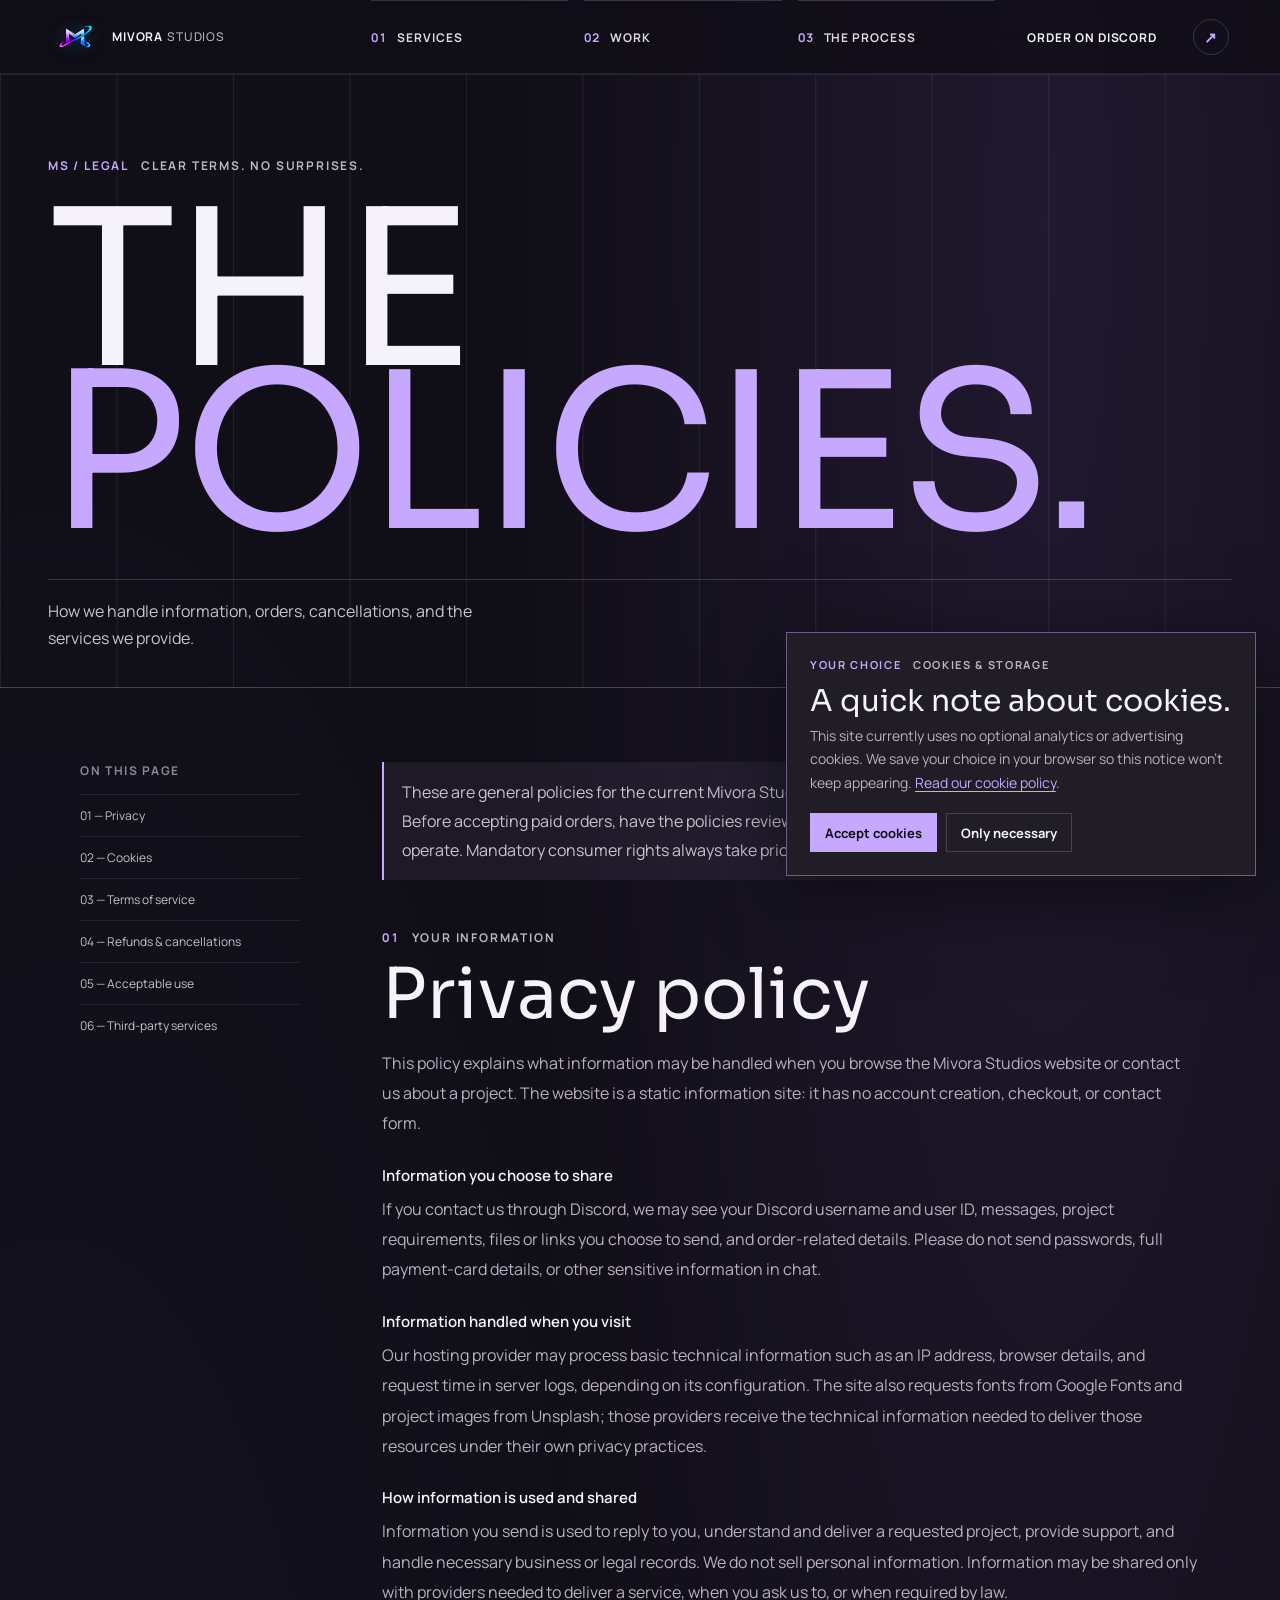
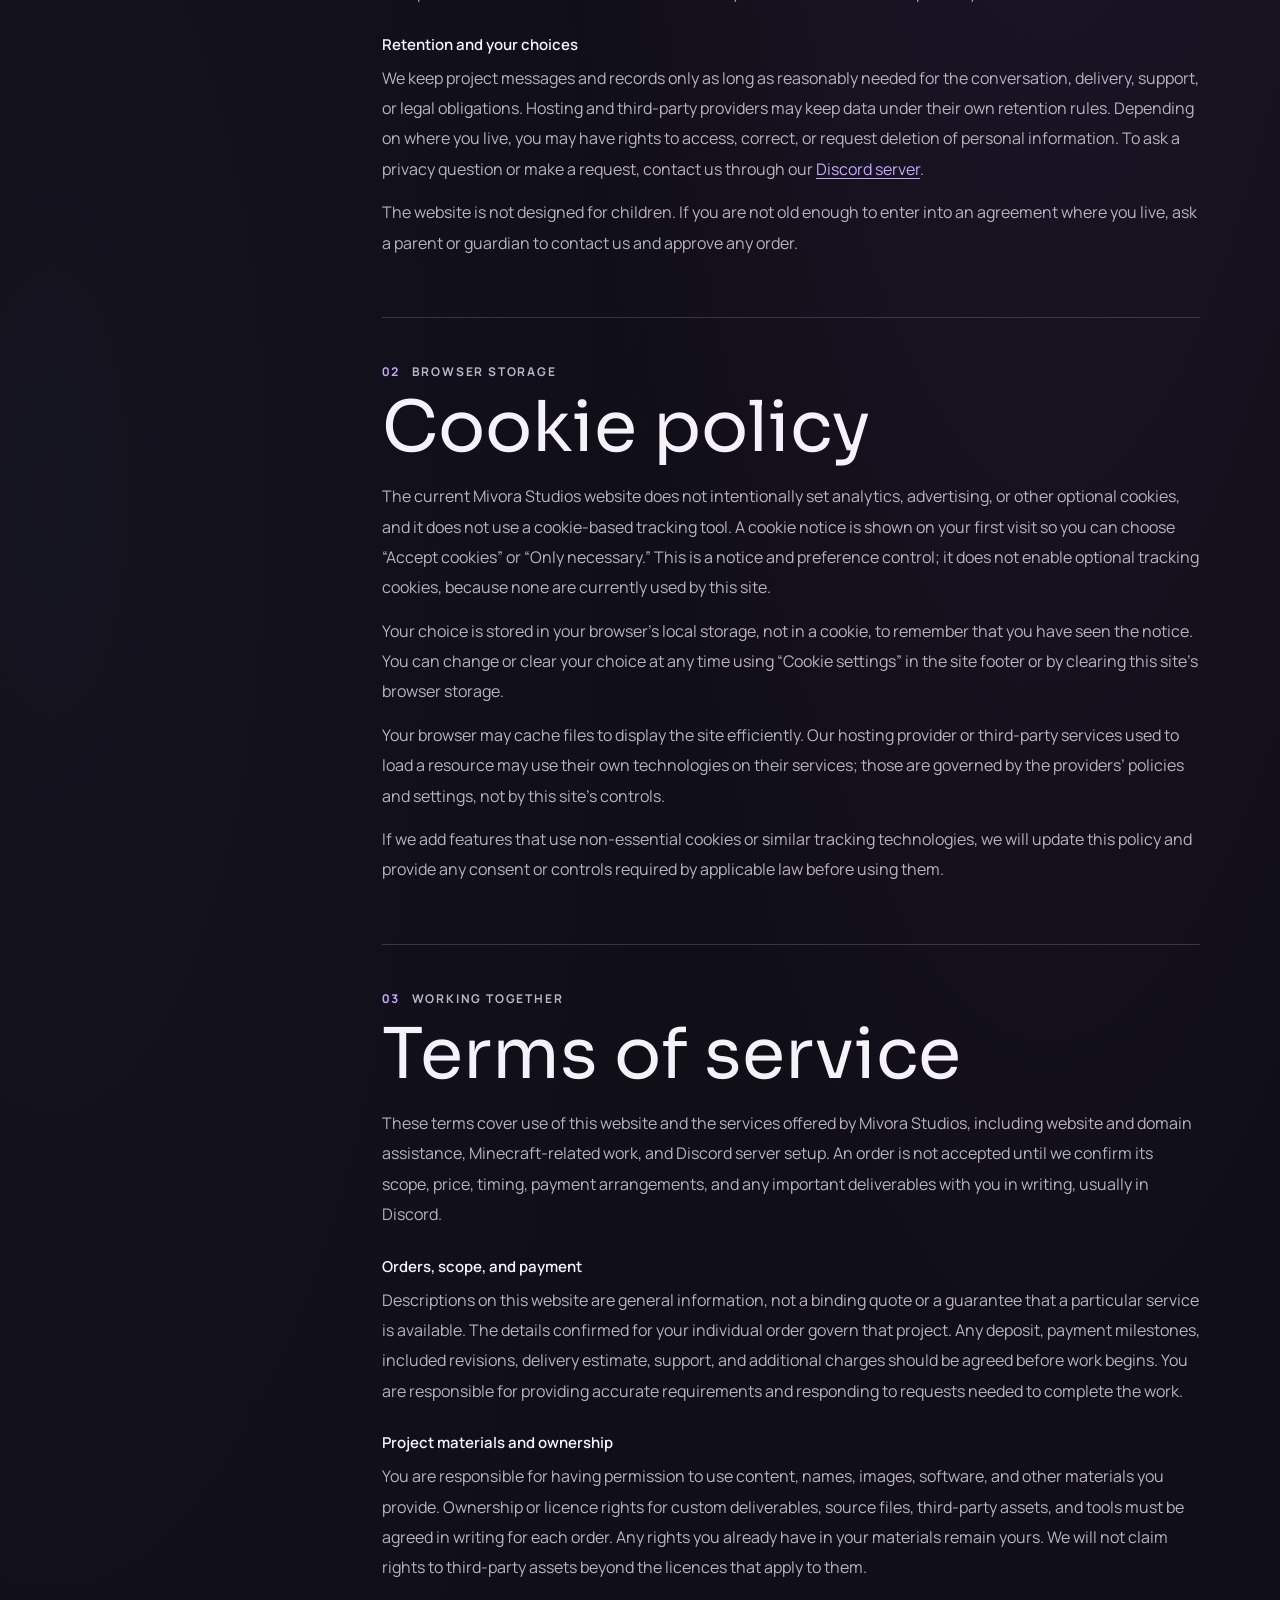
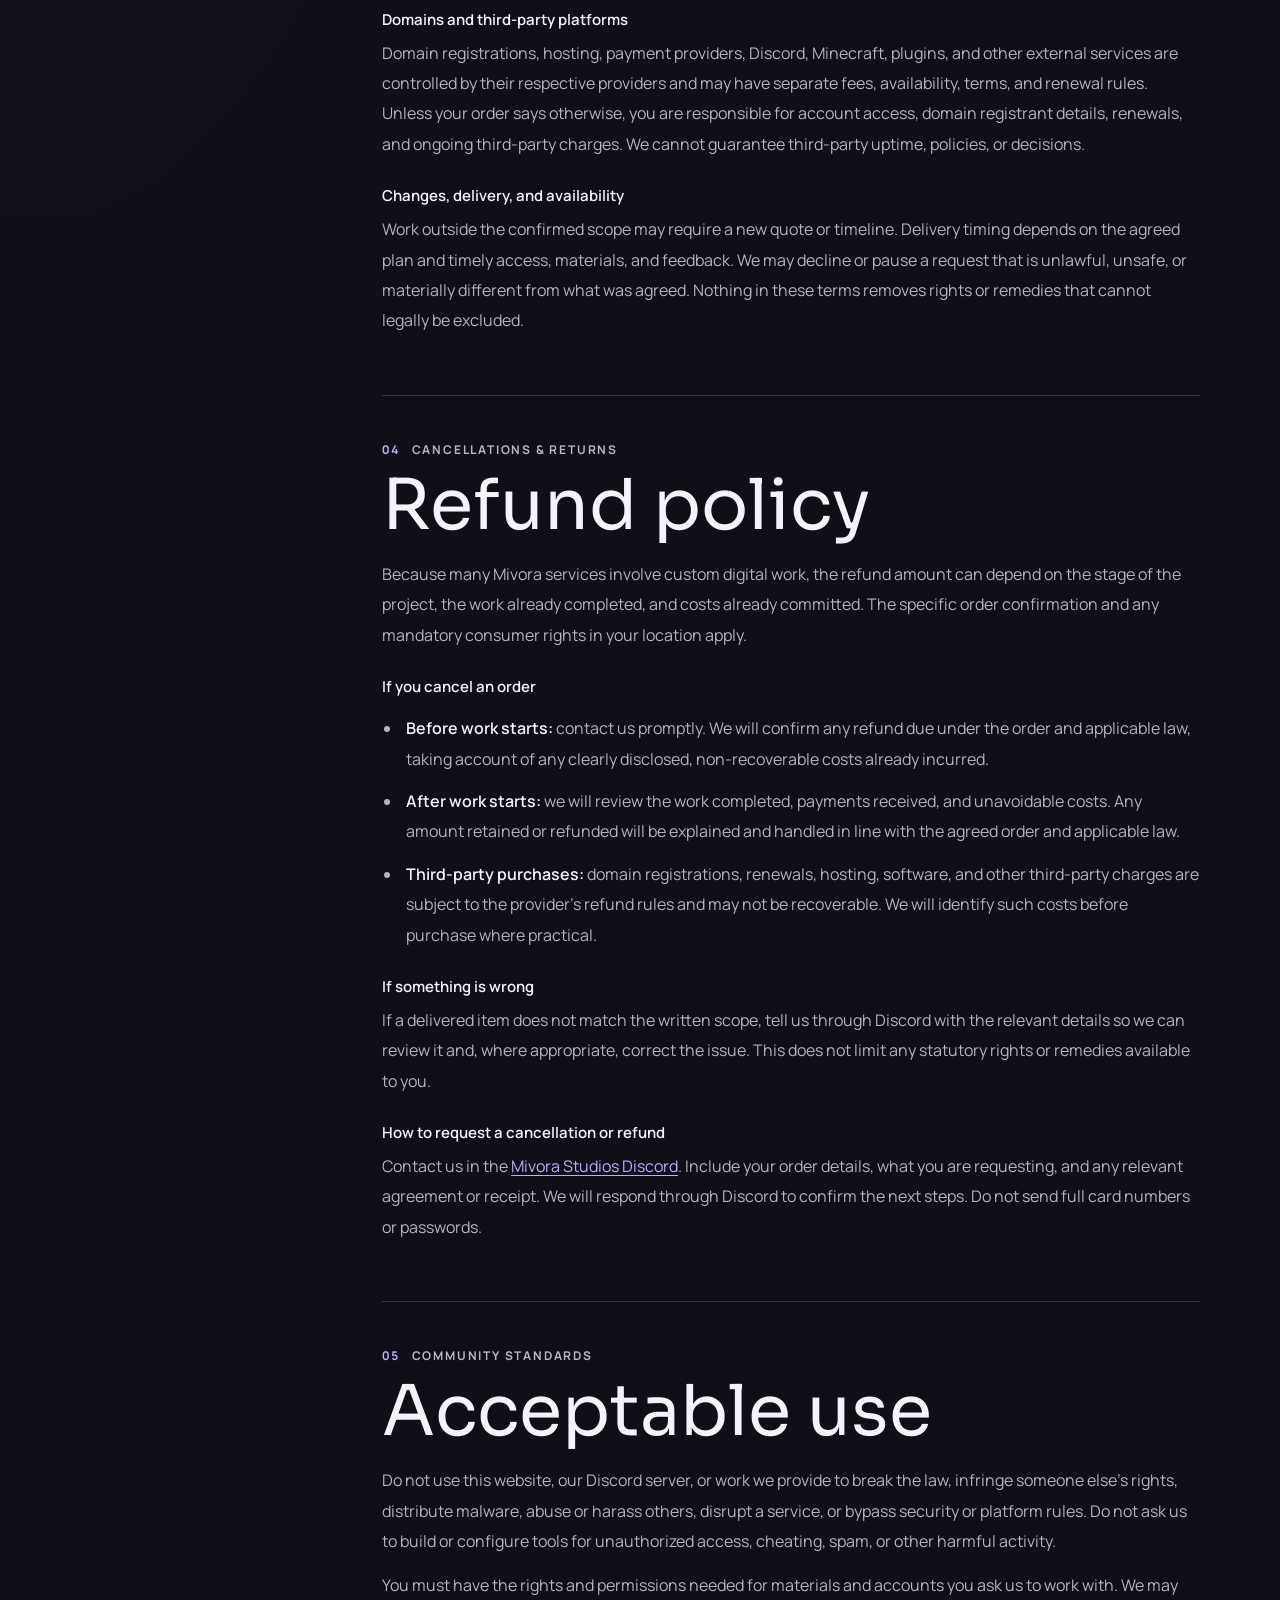
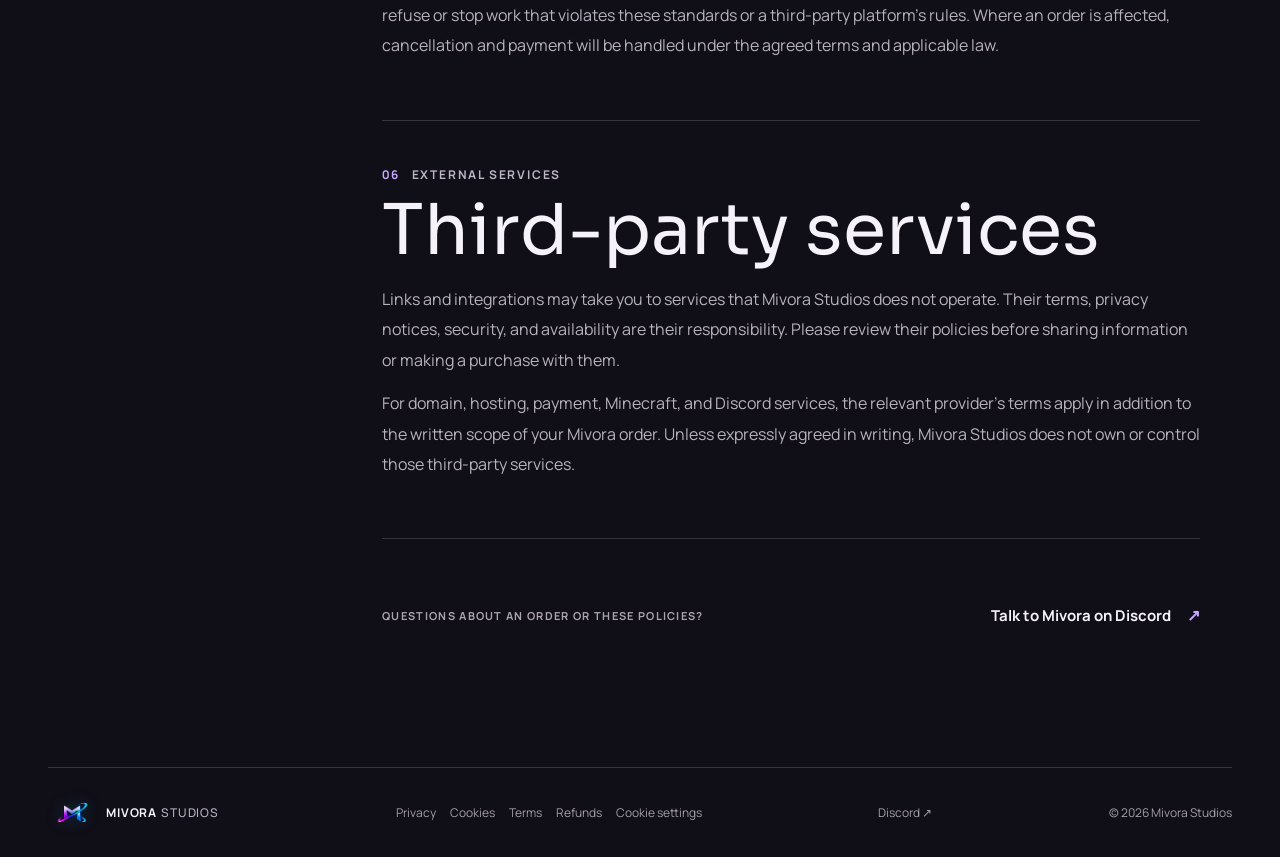
<file: policies.html>
<!doctype html>
<html lang="en">
  <head>
    <meta charset="UTF-8" />
    <meta name="viewport" content="width=device-width, initial-scale=1.0" />
    <meta name="theme-color" content="#17151d" />
    <meta
      name="description"
      content="Mivora Studios privacy, cookies, terms of service, refund, cancellation, and acceptable use policies."
    />
    <title>Policies — Mivora Studios</title>
    <link rel="icon" type="image/png" href="logo.png" />
    <link rel="preconnect" href="https://fonts.googleapis.com" />
    <link rel="preconnect" href="https://fonts.gstatic.com" crossorigin />
    <link
      href="https://fonts.googleapis.com/css2?family=Manrope:wght@400;500;600;700;800&family=Sora:wght@400;500;600;700;800&display=swap"
      rel="stylesheet"
    />
    <link rel="stylesheet" href="styles.css" />
    <script src="script.js" defer></script>
  </head>
  <body>
    <div class="page-progress" aria-hidden="true"><span></span></div>

    <header class="site-header">
      <a class="brand" href="index.html#home" aria-label="Mivora Studios home">
        <img class="brand-logo" src="logo.png" alt="" />
        <span class="brand-name">MIVORA<span>STUDIOS</span></span>
      </a>
      <button class="menu-toggle" type="button" aria-expanded="false" aria-controls="primary-navigation" aria-label="Open navigation">
        <span></span><span></span>
      </button>
      <nav class="site-nav" id="primary-navigation" aria-label="Main navigation">
        <a href="index.html#services"><span>01</span> Services</a>
        <a href="index.html#work"><span>02</span> Work</a>
        <a href="index.html#process"><span>03</span> The process</a>
        <a class="nav-cta" href="https://discord.gg/Y9aP6ebzE4" target="_blank" rel="noopener noreferrer">
          Order on Discord <span aria-hidden="true">↗</span>
        </a>
      </nav>
    </header>

    <main class="policy-page">
      <header class="policy-hero">
        <p class="eyebrow"><span>MS / LEGAL</span> CLEAR TERMS. NO SURPRISES.</p>
        <h1>THE<br /><em>POLICIES.</em></h1>
        <div class="policy-hero-foot">
          <p>How we handle information, orders, cancellations, and the services we provide.</p>
          <span>Last updated: November 10, 2026</span>
        </div>
      </header>

      <div class="policy-layout">
        <nav class="policy-nav" aria-label="On this page">
          <span>ON THIS PAGE</span>
          <a href="#privacy">01 — Privacy</a>
          <a href="#cookies">02 — Cookies</a>
          <a href="#terms">03 — Terms of service</a>
          <a href="#refunds">04 — Refunds &amp; cancellations</a>
          <a href="#acceptable-use">05 — Acceptable use</a>
          <a href="#third-parties">06 — Third-party services</a>
        </nav>

        <div class="policy-content">
          <p class="policy-notice">These are general policies for the current Mivora Studios website and services. They are not legal advice. Before accepting paid orders, have the policies reviewed for the laws where you and your customers operate. Mandatory consumer rights always take priority.</p>

          <section class="policy-section" id="privacy">
            <p class="eyebrow"><span>01</span> YOUR INFORMATION</p>
            <h2>Privacy policy</h2>
            <p>This policy explains what information may be handled when you browse the Mivora Studios website or contact us about a project. The website is a static information site: it has no account creation, checkout, or contact form.</p>
            <h3>Information you choose to share</h3>
            <p>If you contact us through Discord, we may see your Discord username and user ID, messages, project requirements, files or links you choose to send, and order-related details. Please do not send passwords, full payment-card details, or other sensitive information in chat.</p>
            <h3>Information handled when you visit</h3>
            <p>Our hosting provider may process basic technical information such as an IP address, browser details, and request time in server logs, depending on its configuration. The site also requests fonts from Google Fonts and project images from Unsplash; those providers receive the technical information needed to deliver those resources under their own privacy practices.</p>
            <h3>How information is used and shared</h3>
            <p>Information you send is used to reply to you, understand and deliver a requested project, provide support, and handle necessary business or legal records. We do not sell personal information. Information may be shared only with providers needed to deliver a service, when you ask us to, or when required by law.</p>
            <h3>Retention and your choices</h3>
            <p>We keep project messages and records only as long as reasonably needed for the conversation, delivery, support, or legal obligations. Hosting and third-party providers may keep data under their own retention rules. Depending on where you live, you may have rights to access, correct, or request deletion of personal information. To ask a privacy question or make a request, contact us through our <a href="https://discord.gg/Y9aP6ebzE4" target="_blank" rel="noopener noreferrer">Discord server</a>.</p>
            <p>The website is not designed for children. If you are not old enough to enter into an agreement where you live, ask a parent or guardian to contact us and approve any order.</p>
          </section>

          <section class="policy-section" id="cookies">
            <p class="eyebrow"><span>02</span> BROWSER STORAGE</p>
            <h2>Cookie policy</h2>
            <p>The current Mivora Studios website does not intentionally set analytics, advertising, or other optional cookies, and it does not use a cookie-based tracking tool. A cookie notice is shown on your first visit so you can choose “Accept cookies” or “Only necessary.” This is a notice and preference control; it does not enable optional tracking cookies, because none are currently used by this site.</p>
            <p>Your choice is stored in your browser’s local storage, not in a cookie, to remember that you have seen the notice. You can change or clear your choice at any time using “Cookie settings” in the site footer or by clearing this site’s browser storage.</p>
            <p>Your browser may cache files to display the site efficiently. Our hosting provider or third-party services used to load a resource may use their own technologies on their services; those are governed by the providers’ policies and settings, not by this site’s controls.</p>
            <p>If we add features that use non-essential cookies or similar tracking technologies, we will update this policy and provide any consent or controls required by applicable law before using them.</p>
          </section>

          <section class="policy-section" id="terms">
            <p class="eyebrow"><span>03</span> WORKING TOGETHER</p>
            <h2>Terms of service</h2>
            <p>These terms cover use of this website and the services offered by Mivora Studios, including website and domain assistance, Minecraft-related work, and Discord server setup. An order is not accepted until we confirm its scope, price, timing, payment arrangements, and any important deliverables with you in writing, usually in Discord.</p>
            <h3>Orders, scope, and payment</h3>
            <p>Descriptions on this website are general information, not a binding quote or a guarantee that a particular service is available. The details confirmed for your individual order govern that project. Any deposit, payment milestones, included revisions, delivery estimate, support, and additional charges should be agreed before work begins. You are responsible for providing accurate requirements and responding to requests needed to complete the work.</p>
            <h3>Project materials and ownership</h3>
            <p>You are responsible for having permission to use content, names, images, software, and other materials you provide. Ownership or licence rights for custom deliverables, source files, third-party assets, and tools must be agreed in writing for each order. Any rights you already have in your materials remain yours. We will not claim rights to third-party assets beyond the licences that apply to them.</p>
            <h3>Domains and third-party platforms</h3>
            <p>Domain registrations, hosting, payment providers, Discord, Minecraft, plugins, and other external services are controlled by their respective providers and may have separate fees, availability, terms, and renewal rules. Unless your order says otherwise, you are responsible for account access, domain registrant details, renewals, and ongoing third-party charges. We cannot guarantee third-party uptime, policies, or decisions.</p>
            <h3>Changes, delivery, and availability</h3>
            <p>Work outside the confirmed scope may require a new quote or timeline. Delivery timing depends on the agreed plan and timely access, materials, and feedback. We may decline or pause a request that is unlawful, unsafe, or materially different from what was agreed. Nothing in these terms removes rights or remedies that cannot legally be excluded.</p>
          </section>

          <section class="policy-section" id="refunds">
            <p class="eyebrow"><span>04</span> CANCELLATIONS &amp; RETURNS</p>
            <h2>Refund policy</h2>
            <p>Because many Mivora services involve custom digital work, the refund amount can depend on the stage of the project, the work already completed, and costs already committed. The specific order confirmation and any mandatory consumer rights in your location apply.</p>
            <h3>If you cancel an order</h3>
            <ul>
              <li><strong>Before work starts:</strong> contact us promptly. We will confirm any refund due under the order and applicable law, taking account of any clearly disclosed, non-recoverable costs already incurred.</li>
              <li><strong>After work starts:</strong> we will review the work completed, payments received, and unavoidable costs. Any amount retained or refunded will be explained and handled in line with the agreed order and applicable law.</li>
              <li><strong>Third-party purchases:</strong> domain registrations, renewals, hosting, software, and other third-party charges are subject to the provider’s refund rules and may not be recoverable. We will identify such costs before purchase where practical.</li>
            </ul>
            <h3>If something is wrong</h3>
            <p>If a delivered item does not match the written scope, tell us through Discord with the relevant details so we can review it and, where appropriate, correct the issue. This does not limit any statutory rights or remedies available to you.</p>
            <h3>How to request a cancellation or refund</h3>
            <p>Contact us in the <a href="https://discord.gg/Y9aP6ebzE4" target="_blank" rel="noopener noreferrer">Mivora Studios Discord</a>. Include your order details, what you are requesting, and any relevant agreement or receipt. We will respond through Discord to confirm the next steps. Do not send full card numbers or passwords.</p>
          </section>

          <section class="policy-section" id="acceptable-use">
            <p class="eyebrow"><span>05</span> COMMUNITY STANDARDS</p>
            <h2>Acceptable use</h2>
            <p>Do not use this website, our Discord server, or work we provide to break the law, infringe someone else’s rights, distribute malware, abuse or harass others, disrupt a service, or bypass security or platform rules. Do not ask us to build or configure tools for unauthorized access, cheating, spam, or other harmful activity.</p>
            <p>You must have the rights and permissions needed for materials and accounts you ask us to work with. We may refuse or stop work that violates these standards or a third-party platform’s rules. Where an order is affected, cancellation and payment will be handled under the agreed terms and applicable law.</p>
          </section>

          <section class="policy-section" id="third-parties">
            <p class="eyebrow"><span>06</span> EXTERNAL SERVICES</p>
            <h2>Third-party services</h2>
            <p>Links and integrations may take you to services that Mivora Studios does not operate. Their terms, privacy notices, security, and availability are their responsibility. Please review their policies before sharing information or making a purchase with them.</p>
            <p>For domain, hosting, payment, Minecraft, and Discord services, the relevant provider’s terms apply in addition to the written scope of your Mivora order. Unless expressly agreed in writing, Mivora Studios does not own or control those third-party services.</p>
          </section>

          <div class="policy-contact">
            <span>QUESTIONS ABOUT AN ORDER OR THESE POLICIES?</span>
            <a href="https://discord.gg/Y9aP6ebzE4" target="_blank" rel="noopener noreferrer">Talk to Mivora on Discord <span aria-hidden="true">↗</span></a>
          </div>
        </div>
      </div>
    </main>

    <footer class="site-footer section-wrap">
      <a class="brand" href="index.html#home" aria-label="Mivora Studios home">
        <img class="brand-logo" src="logo.png" alt="" />
        <span class="brand-name">MIVORA<span>STUDIOS</span></span>
      </a>
      <nav class="footer-policies" aria-label="Policies">
        <a href="#privacy">Privacy</a>
        <a href="#cookies">Cookies</a>
        <a href="#terms">Terms</a>
        <a href="#refunds">Refunds</a>
        <button class="cookie-settings-button" type="button">Cookie settings</button>
      </nav>
      <a class="footer-link" href="https://discord.gg/Y9aP6ebzE4" target="_blank" rel="noopener noreferrer">Discord ↗</a>
      <span class="footer-copy">© <span id="current-year"></span> Mivora Studios</span>
    </footer>

    <aside class="cookie-popup" id="cookie-popup" role="dialog" aria-labelledby="cookie-title" aria-describedby="cookie-description" hidden>
      <div class="cookie-popup-copy">
        <p class="eyebrow"><span>YOUR CHOICE</span> COOKIES &amp; STORAGE</p>
        <h2 id="cookie-title">A quick note about cookies.</h2>
        <p id="cookie-description">This site currently uses no optional analytics or advertising cookies. We save your choice in your browser so this notice won’t keep appearing. <a href="#cookies">Read our cookie policy</a>.</p>
      </div>
      <div class="cookie-popup-actions">
        <button class="cookie-accept" type="button" data-cookie-choice="all">Accept cookies</button>
        <button class="cookie-necessary" type="button" data-cookie-choice="necessary">Only necessary</button>
      </div>
    </aside>
  </body>
</html>
</file>
<file: styles.css>
:root {
  color-scheme: dark;
  --ink: #100e17;
  --ink-raised: #1b1825;
  --ink-deep: #0b0a10;
  --paper: #f5f2fa;
  --muted: #b6aec2;
  --line: rgba(233, 225, 247, 0.18);
  --line-soft: rgba(233, 225, 247, 0.09);
  --accent: #c7a8ff;
  --accent-deep: #9a78df;
  --display: "Sora", "Arial", sans-serif;
  --body: "Manrope", "Arial", sans-serif;
  --page-width: 1440px;
}

* {
  box-sizing: border-box;
}

html {
  scroll-behavior: smooth;
  scroll-padding-top: 82px;
}

body {
  margin: 0;
  overflow-x: hidden;
  background:
    radial-gradient(ellipse at 82% 4%, rgba(119, 82, 171, 0.16), transparent 34rem),
    radial-gradient(ellipse at 4% 37%, rgba(68, 87, 130, 0.08), transparent 38rem),
    var(--ink);
  color: var(--paper);
  font-family: var(--body);
  -webkit-font-smoothing: antialiased;
}

::selection {
  background: var(--accent);
  color: var(--ink);
}

a {
  color: inherit;
  text-decoration: none;
}

button,
a {
  -webkit-tap-highlight-color: transparent;
}

a:focus-visible,
button:focus-visible,
summary:focus-visible {
  outline: 2px solid var(--accent);
  outline-offset: 4px;
}

img {
  display: block;
  width: 100%;
}

.section-wrap {
  width: min(var(--page-width), calc(100% - 96px));
  margin-inline: auto;
}

.page-progress {
  position: fixed;
  z-index: 30;
  inset: 0 0 auto;
  height: 2px;
  pointer-events: none;
}

.page-progress span {
  display: block;
  width: 100%;
  height: 100%;
  background: var(--accent);
  transform: scaleX(var(--scroll-progress, 0));
  transform-origin: left;
}

.site-header {
  position: sticky;
  z-index: 20;
  top: 0;
  display: grid;
  min-height: 74px;
  grid-template-columns: minmax(210px, 0.75fr) 2fr;
  align-items: stretch;
  padding-inline: max(48px, calc((100% - var(--page-width)) / 2));
  border-bottom: 1px solid var(--line-soft);
  background: rgba(16, 14, 23, 0.84);
  backdrop-filter: blur(18px);
}

.brand {
  display: inline-flex;
  align-items: center;
  gap: 10px;
  width: max-content;
}

.brand-logo {
  display: block;
  width: 54px;
  height: 40px;
  object-fit: contain;
  filter: drop-shadow(0 0 8px rgba(0, 192, 255, 0.2));
  transition: filter 180ms ease, transform 180ms ease;
}

.brand:hover .brand-logo {
  filter: drop-shadow(0 0 12px rgba(199, 168, 255, 0.45));
  transform: scale(1.05);
}

.brand-name {
  font-size: 11px;
  font-weight: 700;
  letter-spacing: 0.07em;
}

.brand-name span {
  margin-left: 4px;
  color: var(--muted);
  font-weight: 500;
}

.site-nav {
  display: grid;
  grid-template-columns: repeat(3, minmax(100px, 1fr)) minmax(160px, 1.12fr);
  align-items: stretch;
  gap: 16px;
}

.site-nav > a {
  position: relative;
  display: flex;
  align-items: center;
  gap: 10px;
  border-top: 1px solid var(--line);
  color: #ddd8e2;
  font-size: 10px;
  font-weight: 700;
  letter-spacing: 0.08em;
  text-transform: uppercase;
  transition: color 180ms ease;
}

.site-nav > a:not(.nav-cta):hover,
.footer-link:hover {
  color: var(--accent);
}

.site-nav > a > span:first-child {
  color: var(--accent);
  font-variant-numeric: tabular-nums;
}

.site-nav > .nav-cta {
  justify-content: space-between;
  padding-inline: 16px 3px;
  border-top-color: transparent;
  color: var(--paper);
}

.nav-cta span {
  display: grid;
  width: 36px;
  height: 36px;
  place-items: center;
  border: 1px solid var(--line);
  border-radius: 50%;
  color: var(--accent);
  font-size: 15px;
  transition: background 180ms ease, color 180ms ease, transform 180ms ease;
}

.nav-cta:hover span {
  transform: rotate(45deg);
  background: var(--accent);
  color: var(--ink);
}

.menu-toggle,
.sr-only {
  display: none;
}

.hero {
  position: relative;
  display: flex;
  min-height: min(850px, calc(100svh - 74px));
  flex-direction: column;
  justify-content: space-between;
  padding: 28px max(48px, calc((100% - var(--page-width)) / 2)) 32px;
  overflow: hidden;
  isolation: isolate;
}

.hero-grid {
  position: absolute;
  z-index: -1;
  inset: 0;
  background-image:
    radial-gradient(ellipse at 72% 45%, rgba(193, 169, 242, 0.23), transparent 36%),
    radial-gradient(ellipse at 91% 19%, rgba(255, 180, 118, 0.11), transparent 27%),
    linear-gradient(var(--line-soft) 1px, transparent 1px),
    linear-gradient(90deg, var(--line-soft) 1px, transparent 1px);
  background-size: auto, auto, 9.1% 100%, 9.1% 100%;
  background-position: center;
  opacity: 0.46;
  pointer-events: none;
}

.hero-topline,
.hero-index,
.intro-foot,
.contact-topline,
.work-note {
  display: flex;
  justify-content: space-between;
  color: #b6b0bd;
  font-size: 9px;
  font-weight: 700;
  letter-spacing: 0.13em;
  line-height: 1.5;
  text-transform: uppercase;
}

.hero-status {
  display: inline-flex;
  align-items: center;
  gap: 9px;
}

.hero-status i {
  position: relative;
  width: 6px;
  height: 6px;
  border-radius: 50%;
  background: var(--accent);
  box-shadow: 0 0 12px rgba(199, 168, 255, 0.8);
}

.hero-status i::after {
  position: absolute;
  inset: -4px;
  border: 1px solid rgba(199, 168, 255, 0.7);
  border-radius: 50%;
  content: "";
  animation: status-pulse 2.4s ease-out infinite;
}

.hero-title {
  display: grid;
  width: max-content;
  max-width: 100%;
  margin: 0;
  font-family: var(--display);
  font-size: clamp(50px, 7.2vw, 104px);
  font-weight: 400;
  letter-spacing: -0.018em;
  line-height: 0.82;
}

.hero-title > span + span {
  margin-left: 0;
}

.hero-title em,
.section-title em,
.intro h2 em,
.studio-heading h2 em,
.contact h2 em {
  color: var(--accent);
  font-style: normal;
}

.hero-bottom {
  display: grid;
  grid-template-columns: minmax(220px, 0.85fr) auto minmax(220px, 0.75fr);
  align-items: center;
  gap: 32px;
  padding-top: 22px;
  border-top: 1px solid var(--line);
}

.hero-bottom > p {
  max-width: 360px;
  margin: 0;
  color: #c9c4ce;
  font-size: 16px;
  line-height: 1.65;
}

.hero-main {
  display: grid;
  grid-template-columns: minmax(0, 1.35fr) minmax(320px, 0.85fr);
  align-items: center;
  gap: 28px;
}

.hero-actions {
  display: flex;
  align-items: center;
  gap: 20px;
}

.hero-primary,
.hero-secondary {
  display: inline-flex;
  min-height: 54px;
  align-items: center;
  justify-content: center;
  gap: 20px;
  font-size: 14px;
  font-weight: 700;
  transition: transform 180ms ease, background 180ms ease, color 180ms ease, border-color 180ms ease;
}

.hero-primary {
  padding: 0 20px;
  background: var(--accent);
  color: var(--ink);
}

.hero-primary:hover {
  transform: translateY(-2px);
  background: #d3c3f1;
}

.hero-secondary {
  gap: 10px;
  color: var(--paper);
}

.hero-secondary:hover {
  color: var(--accent);
}

.hero-assurance {
  justify-self: end;
  max-width: 250px;
  padding-left: 18px;
  border-left: 1px solid rgba(193, 169, 242, 0.55);
}

.hero-assurance > span {
  color: var(--accent);
  font-size: 10px;
  font-weight: 700;
  letter-spacing: 0.13em;
}

.hero-assurance p {
  margin: 6px 0 0;
  color: #c9c4ce;
  font-size: 13px;
  line-height: 1.5;
}

.hero-visual {
  position: relative;
  width: min(100%, 500px);
  min-height: 390px;
  justify-self: end;
  perspective: 1000px;
}

.hero-visual-glow {
  position: absolute;
  inset: 12% 6% 10%;
  border-radius: 50%;
  background: rgba(193, 169, 242, 0.22);
  filter: blur(55px);
}

.visual-card {
  position: absolute;
  overflow: hidden;
  border: 1px solid rgba(242, 239, 244, 0.28);
  box-shadow: 0 28px 80px rgba(0, 0, 0, 0.34);
}

.visual-card-back {
  top: 5%;
  right: 1%;
  display: flex;
  width: 59%;
  height: 82%;
  flex-direction: column;
  justify-content: space-between;
  padding: 23px;
  background:
    radial-gradient(ellipse at 85% 22%, rgba(255, 191, 129, 0.62), transparent 34%),
    linear-gradient(145deg, #9076c2, #493b6c 68%, #282333);
  transform: rotate(7deg);
}

.visual-kicker {
  color: rgba(255, 255, 255, 0.75);
  font-size: 9px;
  font-weight: 700;
  letter-spacing: 0.12em;
}

.visual-card-back strong {
  position: relative;
  z-index: 1;
  font-family: var(--display);
  font-size: clamp(38px, 4vw, 56px);
  font-weight: 400;
  line-height: 0.94;
}

.visual-orbit {
  position: absolute;
  right: -24px;
  bottom: -49px;
  display: grid;
  width: 160px;
  height: 160px;
  place-items: start;
  padding: 15px;
  border: 1px solid rgba(255, 255, 255, 0.4);
  border-radius: 50%;
  color: rgba(255, 255, 255, 0.52);
  font-family: var(--display);
  font-size: 70px;
}

.visual-card-front {
  top: 17%;
  left: 3%;
  width: 77%;
  height: 72%;
  isolation: isolate;
  background: #f0eaf8;
  color: #241e31;
  transform: rotate(-4deg);
  transition: transform 350ms ease;
}

.visual-card-front::after {
  position: absolute;
  z-index: 2;
  inset: 0;
  background: linear-gradient(112deg, transparent 36%, rgba(255, 255, 255, 0.5) 49%, transparent 62%);
  content: "";
  pointer-events: none;
  transform: translateX(-130%) skewX(-12deg);
  transition: transform 850ms cubic-bezier(0.2, 0.7, 0.2, 1);
}

.hero-visual:hover .visual-card-front {
  transform: rotate(-1deg) translateY(-5px);
}

.hero-visual:hover .visual-card-front::after {
  transform: translateX(130%) skewX(-12deg);
}

.visual-toolbar,
.visual-bottom {
  display: flex;
  align-items: center;
  justify-content: space-between;
}

.visual-toolbar {
  height: 36px;
  padding: 0 12px;
  border-bottom: 1px solid rgba(36, 30, 49, 0.14);
  color: #655b71;
  font-size: 8px;
  font-weight: 700;
  letter-spacing: 0.11em;
}

.visual-toolbar > b {
  color: #74618f;
  font-size: 15px;
}

.visual-dots {
  display: flex;
  gap: 4px;
}

.visual-dots i {
  width: 6px;
  height: 6px;
  border-radius: 50%;
  background: #a894c9;
}

.visual-dots i:first-child {
  background: #db977a;
}

.visual-dots i:last-child {
  background: #a6b99b;
}

.visual-content {
  display: flex;
  height: calc(100% - 65px);
  flex-direction: column;
  align-items: flex-start;
  justify-content: center;
  padding: 10px 24px;
  background:
    linear-gradient(110deg, transparent 56%, rgba(117, 91, 157, 0.11) 56%),
    radial-gradient(ellipse at 90% 82%, rgba(193, 169, 242, 0.42), transparent 43%);
}

.visual-content > span:first-child {
  color: #70647f;
  font-size: 8px;
  font-weight: 700;
  letter-spacing: 0.12em;
}

.visual-content strong {
  margin-top: 12px;
  font-family: var(--display);
  font-size: clamp(48px, 5.5vw, 76px);
  font-weight: 400;
  line-height: 0.8;
}

.visual-content strong em {
  color: #795dab;
  font-style: normal;
}

.visual-link {
  display: inline-flex;
  align-items: center;
  gap: 14px;
  margin-top: 16px;
  color: #58466f;
  font-size: 8px;
  font-weight: 700;
  letter-spacing: 0.12em;
}

.visual-link b {
  font-size: 14px;
}

.visual-bottom {
  height: 29px;
  padding: 0 12px;
  border-top: 1px solid rgba(36, 30, 49, 0.14);
  color: #766d80;
  font-size: 7px;
  font-weight: 700;
  letter-spacing: 0.08em;
}

.visual-note {
  position: absolute;
  right: 2%;
  bottom: 1%;
  color: #c9c1d3;
  font-size: 9px;
  font-weight: 700;
  letter-spacing: 0.13em;
  transform: rotate(-4deg);
}

.eyebrow {
  display: flex;
  align-items: center;
  gap: 12px;
  margin: 0;
  color: #bcb5c5;
  font-size: 9px;
  font-weight: 700;
  letter-spacing: 0.15em;
  line-height: 1.6;
  text-transform: uppercase;
}

.eyebrow > span {
  color: var(--accent);
  font-variant-numeric: tabular-nums;
}

.intro {
  padding-top: 150px;
  padding-bottom: 26px;
}

.intro-content {
  display: grid;
  grid-template-columns: minmax(0, 1.5fr) minmax(250px, 0.65fr);
  align-items: end;
  gap: 8vw;
  padding-block: 36px 68px;
}

.intro h2,
.studio-heading h2 {
  max-width: 880px;
  margin: 0;
  font-family: var(--display);
  font-size: clamp(62px, 8vw, 112px);
  font-weight: 400;
  letter-spacing: -0.015em;
  line-height: 0.91;
}

.intro-aside {
  padding-bottom: 4px;
}

.intro-aside p,
.process-heading > p:not(.eyebrow),
.faq-intro > p:not(.eyebrow) {
  margin: 0 0 21px;
  color: #b8b2bf;
  font-size: 13px;
  line-height: 1.8;
}

.text-link {
  display: inline-flex;
  align-items: center;
  gap: 18px;
  padding-bottom: 6px;
  border-bottom: 1px solid rgba(193, 169, 242, 0.55);
  color: var(--paper);
  font-size: 11px;
  font-weight: 700;
  transition: gap 180ms ease, color 180ms ease;
}

.text-link:hover {
  gap: 24px;
  color: var(--accent);
}

.intro-foot {
  padding-top: 16px;
  border-top: 1px solid var(--line);
  color: #928b99;
  font-size: 8px;
}

.services {
  padding-top: 132px;
  padding-bottom: 128px;
}

.section-topline {
  display: flex;
  align-items: start;
  justify-content: space-between;
  gap: 30px;
}

.section-topline > p:last-child {
  margin: 0;
  color: #aaa4b2;
  font-size: 11px;
  line-height: 1.7;
  text-align: right;
}

.section-title {
  margin: 32px 0 54px;
  font-family: var(--display);
  font-size: clamp(68px, 10.1vw, 142px);
  font-weight: 400;
  letter-spacing: -0.015em;
  line-height: 0.82;
}

.service-list {
  border-top: 1px solid var(--line);
}

.service-row {
  display: grid;
  min-height: 146px;
  grid-template-columns: 42px minmax(200px, 0.9fr) minmax(230px, 1fr) 124px;
  align-items: center;
  gap: 24px;
  border-bottom: 1px solid var(--line);
  transition: background 220ms ease;
}

.service-row:hover {
  background: rgba(242, 239, 244, 0.025);
}

.service-row-featured {
  background:
    linear-gradient(90deg, rgba(193, 169, 242, 0.11), rgba(193, 169, 242, 0.025) 65%, transparent);
}

.service-row-featured:hover {
  background: linear-gradient(90deg, rgba(193, 169, 242, 0.16), rgba(193, 169, 242, 0.04) 65%, transparent);
}

.service-number,
.principle > span,
.process-step > span {
  align-self: start;
  padding-top: 4px;
  color: var(--accent);
  font-size: 10px;
  font-weight: 700;
  font-variant-numeric: tabular-nums;
}

.service-name h3 {
  margin: 0;
  font-family: var(--display);
  font-size: clamp(32px, 4vw, 52px);
  font-weight: 400;
  line-height: 0.95;
}

.service-name > span {
  display: block;
  margin-top: 9px;
  color: #9f98a6;
  font-size: 9px;
  letter-spacing: 0.07em;
  text-transform: uppercase;
}

.service-row > p {
  max-width: 350px;
  margin: 0;
  color: #b8b2bf;
  font-size: 12px;
  line-height: 1.7;
}

.service-row > a {
  display: flex;
  width: max-content;
  min-width: 118px;
  min-height: 44px;
  align-items: center;
  justify-content: space-between;
  gap: 12px;
  padding: 0 14px;
  border: 1px solid rgba(193, 169, 242, 0.48);
  border-radius: 99px;
  color: var(--accent);
  font-size: 11px;
  font-weight: 700;
  letter-spacing: 0.07em;
  transition: background 180ms ease, border-color 180ms ease, color 180ms ease, transform 180ms ease;
}

.service-row > a span {
  display: block;
  font-size: 10px;
  font-weight: 700;
  letter-spacing: 0.08em;
}

.service-row > a b {
  font-size: 17px;
  font-weight: 400;
  transition: transform 180ms ease;
}

.service-row > a:hover {
  transform: translateY(-2px);
  border-color: var(--accent);
  background: var(--accent);
  color: var(--ink);
}

.service-row > a:hover b {
  transform: translate(2px, -2px);
}

.services-foot {
  display: flex;
  justify-content: space-between;
  gap: 24px;
  padding-top: 20px;
  color: #aaa4b2;
  font-size: 11px;
}

.work {
  padding: 118px 0 112px;
  background: var(--ink-deep);
}

.work-heading {
  display: flex;
  align-items: end;
  justify-content: space-between;
  gap: 48px;
  padding-bottom: 46px;
}

.work-heading .section-title {
  margin: 28px 0 0;
}

.work-heading > p {
  max-width: 300px;
  margin: 0 0 8px;
  color: #b6b0bd;
  font-size: 12px;
  line-height: 1.8;
}

.project-grid {
  display: grid;
  width: min(var(--page-width), calc(100% - 96px));
  grid-template-columns: 1fr 0.78fr;
  align-items: start;
  gap: 68px 28px;
  margin-inline: auto;
}

.project {
  display: block;
  min-width: 0;
}

.project-tall {
  margin-top: 118px;
}

.project-community {
  width: 76%;
  margin-top: -28px;
}

.project-image {
  position: relative;
  min-height: 260px;
  aspect-ratio: 1.48;
  overflow: hidden;
  border: 1px solid rgba(242, 239, 244, 0.12);
  background: #2a2631;
}

.project-tall .project-image {
  aspect-ratio: 0.87;
}

.community-art {
  position: absolute;
  inset: 0;
  display: grid;
  place-items: center;
  background:
    radial-gradient(ellipse at 74% 22%, rgba(193, 169, 242, 0.18), transparent 34%),
    #25212e;
}

.community-ui {
  display: grid;
  width: 82%;
  height: 74%;
  grid-template-columns: 38px 31% 1fr;
  overflow: hidden;
  border: 1px solid rgba(255, 255, 255, 0.22);
  background: #19171f;
  box-shadow: 0 18px 55px rgba(0, 0, 0, 0.4);
  transform: rotate(-1deg);
}

.server-rail,
.channel-rail {
  display: flex;
  flex-direction: column;
  align-items: center;
  gap: 9px;
  padding-top: 11px;
  background: #221e2a;
}

.server-rail b,
.server-rail i {
  display: grid;
  width: 22px;
  height: 22px;
  place-items: center;
  border: 1px solid rgba(193, 169, 242, 0.55);
  border-radius: 50%;
  color: var(--accent);
  font-size: 9px;
  font-style: normal;
}

.server-rail i {
  border-color: rgba(255, 255, 255, 0.16);
  color: #b7b0be;
}

.channel-rail {
  align-items: flex-start;
  gap: 9px;
  padding-inline: 8px;
  border-left: 1px solid rgba(255, 255, 255, 0.06);
  color: #9c95a4;
  font-size: clamp(5px, 0.65vw, 8px);
}

.channel-rail strong {
  width: 100%;
  padding-bottom: 8px;
  border-bottom: 1px solid rgba(255, 255, 255, 0.1);
  color: #eeeaf2;
  font-size: clamp(5px, 0.62vw, 8px);
}

.channel-rail > span:nth-child(2) {
  margin-top: 5px;
  color: #867d91;
  font-size: 0.85em;
  letter-spacing: 0.09em;
}

.channel-rail .channel-active {
  color: var(--accent);
}

.chat-panel {
  min-width: 0;
  padding: 10px 11px;
  color: #c9c4ce;
}

.chat-heading {
  display: flex;
  justify-content: space-between;
  gap: 6px;
  padding-bottom: 9px;
  border-bottom: 1px solid rgba(255, 255, 255, 0.1);
  color: #f3eff6;
  font-size: clamp(6px, 0.72vw, 9px);
  font-weight: 700;
}

.chat-heading span {
  color: #96909e;
  font-size: 0.75em;
}

.chat-message {
  display: flex;
  align-items: flex-start;
  gap: 7px;
  margin-top: 12px;
}

.chat-message > i {
  display: grid;
  width: 18px;
  height: 18px;
  flex: 0 0 18px;
  place-items: center;
  border-radius: 50%;
  background: #665782;
  color: white;
  font-size: 8px;
  font-style: normal;
}

.chat-message:nth-of-type(3) > i {
  background: #617765;
}

.chat-message p {
  display: grid;
  min-width: 0;
  gap: 3px;
  margin: 0;
  font-size: clamp(5px, 0.65vw, 8px);
  line-height: 1.4;
}

.chat-message p b {
  color: #f2eff5;
  font-size: 1.05em;
}

.chat-message p span {
  color: #aaa4b2;
}

.game-art {
  position: absolute;
  inset: 0;
  overflow: hidden;
  background: linear-gradient(#809fb3 0 48%, #5d815f 48% 100%);
}

.game-sun {
  position: absolute;
  top: 16%;
  right: 16%;
  width: 52px;
  aspect-ratio: 1;
  background: #e8c99a;
}

.game-ridge {
  position: absolute;
  right: -3%;
  bottom: 20%;
  left: -3%;
  height: 45%;
  background: #52715e;
  clip-path: polygon(0 62%, 17% 62%, 17% 44%, 34% 44%, 34% 27%, 53% 27%, 53% 48%, 72% 48%, 72% 16%, 88% 16%, 88% 39%, 100% 39%, 100% 100%, 0 100%);
}

.game-ground {
  position: absolute;
  right: 0;
  bottom: 0;
  left: 0;
  height: 24%;
  border-top: 9px solid #91a86a;
  background: repeating-linear-gradient(90deg, #705c4e 0 47px, #665446 47px 49px);
}

.game-block {
  position: absolute;
  z-index: 1;
  bottom: 22%;
  width: 14%;
  aspect-ratio: 1;
  border-top: 9px solid #91a86a;
  background: #705c4e;
}

.game-block-a {
  left: 15%;
}

.game-block-b {
  left: 29%;
  bottom: 36%;
  border-top-color: #78935c;
  background: #605145;
}

.game-block-c {
  right: 20%;
}

.game-block-d {
  right: 6%;
  bottom: 36%;
  border-top-color: #78935c;
  background: #605145;
}

.project-community .project-image {
  aspect-ratio: 1.32;
}

.project-image::after {
  position: absolute;
  inset: 0;
  background: linear-gradient(180deg, rgba(15, 13, 19, 0.15), transparent 35%, rgba(15, 13, 19, 0.62));
  content: "";
  pointer-events: none;
}

.project-image img {
  height: 100%;
  object-fit: cover;
  filter: saturate(0.7);
  transition: filter 500ms ease, transform 800ms cubic-bezier(0.2, 0.7, 0.2, 1);
}

.project:hover .project-image img {
  filter: saturate(0.98);
  transform: scale(1.035);
}

.project-index,
.project-arrow,
.project-overlay-title {
  position: absolute;
  z-index: 1;
}

.project-index {
  top: 18px;
  left: 18px;
  color: white;
  font-size: 8px;
  font-weight: 700;
  letter-spacing: 0.14em;
}

.project-arrow {
  top: 14px;
  right: 16px;
  display: grid;
  width: 34px;
  height: 34px;
  place-items: center;
  border: 1px solid rgba(255, 255, 255, 0.6);
  border-radius: 50%;
  color: white;
  font-size: 15px;
  transition: background 180ms ease, color 180ms ease, transform 180ms ease;
}

.project:hover .project-arrow {
  transform: rotate(45deg);
  background: var(--accent);
  color: var(--ink);
}

.project-overlay-title {
  bottom: 20px;
  left: 22px;
  color: white;
  font-family: var(--display);
  font-size: clamp(42px, 6vw, 78px);
  line-height: 0.82;
}

.project-overlay-title em {
  color: var(--accent);
  font-style: normal;
}

.project-caption {
  display: flex;
  justify-content: space-between;
  gap: 15px;
  padding-top: 12px;
  color: #aaa4b2;
  font-size: 10px;
  font-weight: 700;
  letter-spacing: 0.11em;
}

.project-caption span:last-child {
  color: var(--accent);
}

.work-note {
  width: min(var(--page-width), calc(100% - 96px));
  margin: 60px auto 0;
  padding-top: 13px;
  border-top: 1px solid var(--line-soft);
  color: #8f8995;
  font-size: 10px;
}

.studio {
  padding-top: 145px;
  padding-bottom: 145px;
}

.studio-heading h2 {
  max-width: 1000px;
  margin-top: 35px;
}

.studio-layout {
  display: grid;
  grid-template-columns: 0.9fr 1.1fr;
  gap: 10vw;
  margin-top: 80px;
  padding-top: 22px;
  border-top: 1px solid var(--line);
}

.studio-statement {
  margin: 0;
  font-family: var(--display);
  font-size: clamp(48px, 6vw, 78px);
  line-height: 0.9;
}

.studio-principles {
  border-top: 1px solid var(--line);
}

.principle {
  display: grid;
  grid-template-columns: 36px 1fr;
  gap: 14px;
  padding: 22px 0;
  border-bottom: 1px solid var(--line);
}

.principle h3 {
  margin: 0 0 7px;
  font-size: 14px;
  font-weight: 600;
}

.principle p {
  max-width: 450px;
  margin: 0;
  color: #aaa4b2;
  font-size: 11px;
  line-height: 1.8;
}

.process {
  display: grid;
  grid-template-columns: 0.85fr 1.15fr;
  gap: 10vw;
  padding-top: 100px;
  padding-bottom: 145px;
  border-top: 1px solid var(--line);
}

.process-heading {
  align-self: start;
}

.process-heading .section-title {
  margin: 27px 0 20px;
  font-size: clamp(60px, 8vw, 106px);
}

.process-heading > p:not(.eyebrow) {
  max-width: 360px;
  margin-bottom: 24px;
}

.process-list {
  min-width: 0;
  border-top: 1px solid var(--line);
}

.process-step {
  position: relative;
  display: grid;
  grid-template-columns: 36px 1fr 22px;
  gap: 18px;
  padding: 24px 0;
  border-bottom: 1px solid var(--line);
  transition: background 220ms ease;
}

.process-step::after {
  position: absolute;
  right: 0;
  bottom: -1px;
  left: 0;
  height: 1px;
  background: linear-gradient(90deg, var(--accent-deep), var(--accent), transparent);
  content: "";
  transform: scaleX(0);
  transform-origin: left;
  transition: transform 650ms cubic-bezier(0.2, 0.7, 0.2, 1);
}

.process-step.is-visible::after {
  transform: scaleX(1);
}

.process-step:hover {
  background: linear-gradient(90deg, rgba(199, 168, 255, 0.055), transparent 78%);
}

.process-step h3 {
  margin: 0 0 7px;
  font-size: 16px;
  font-weight: 600;
}

.process-step p {
  max-width: 400px;
  margin: 0;
  color: #aaa4b2;
  font-size: 11px;
  line-height: 1.8;
}

.process-step b {
  color: #958b9f;
  font-size: 16px;
  font-weight: 400;
  transition: color 180ms ease, transform 180ms ease;
}

.process-step:hover b {
  transform: translate(2px, 2px);
  color: var(--accent);
}

.faq {
  display: grid;
  grid-template-columns: 0.8fr 1.2fr;
  gap: 9vw;
  padding-top: 100px;
  padding-bottom: 120px;
  border-top: 1px solid var(--line);
}

.faq-intro h2 {
  margin: 28px 0 16px;
  font-family: var(--display);
  font-size: clamp(54px, 7vw, 86px);
  font-weight: 400;
  line-height: 0.86;
}

.faq-intro > p:not(.eyebrow) {
  max-width: 320px;
  margin-bottom: 0;
}

.faq-list {
  border-top: 1px solid var(--line);
}

.faq-list details {
  border-bottom: 1px solid var(--line);
}

.faq-list summary {
  display: flex;
  min-height: 70px;
  align-items: center;
  justify-content: space-between;
  gap: 20px;
  list-style: none;
  cursor: pointer;
  font-size: 13px;
  font-weight: 600;
  transition: color 180ms ease;
}

.faq-list summary:hover {
  color: var(--accent);
}

.faq-list summary::-webkit-details-marker {
  display: none;
}

.faq-list summary > span {
  position: relative;
  width: 18px;
  height: 18px;
  flex: 0 0 18px;
}

.faq-list summary > span::before,
.faq-list summary > span::after {
  position: absolute;
  top: 8px;
  left: 3px;
  width: 12px;
  height: 1px;
  background: var(--accent);
  content: "";
  transition: transform 180ms ease;
}

.faq-list summary > span::after {
  transform: rotate(90deg);
}

.faq-list details[open] summary > span::after {
  transform: rotate(0);
}

.faq-list details > p {
  max-width: 520px;
  margin: -2px 30px 21px 0;
  color: #aaa4b2;
  font-size: 11px;
  line-height: 1.8;
}

.faq-list details[open] > p {
  animation: answer-arrive 260ms ease both;
}

.contact {
  padding: 30px 0;
  background: var(--accent);
  color: var(--ink);
}

.contact-inner {
  min-height: 450px;
  display: flex;
  flex-direction: column;
  justify-content: space-between;
  padding-block: 25px 30px;
  background-image:
    linear-gradient(rgba(23, 21, 29, 0.09) 1px, transparent 1px),
    linear-gradient(90deg, rgba(23, 21, 29, 0.09) 1px, transparent 1px);
  background-size: 11.11% 100%;
}

.contact-topline {
  padding-bottom: 14px;
  border-bottom: 1px solid rgba(23, 21, 29, 0.28);
  color: rgba(23, 21, 29, 0.75);
  font-size: 8px;
}

.contact h2 {
  margin: 35px 0;
  font-family: var(--display);
  font-size: clamp(112px, 20vw, 278px);
  font-weight: 400;
  letter-spacing: -0.02em;
  line-height: 0.73;
}

.contact h2 em {
  color: #f0eaf8;
}

.contact-bottom {
  display: flex;
  align-items: end;
  justify-content: space-between;
  gap: 28px;
  padding-top: 18px;
  border-top: 1px solid rgba(23, 21, 29, 0.28);
}

.contact-bottom p {
  margin: 0;
  font-size: 13px;
  font-weight: 500;
}

.contact-cta {
  display: inline-flex;
  min-height: 48px;
  align-items: center;
  justify-content: space-between;
  gap: 28px;
  padding: 0 18px;
  border: 1px solid rgba(23, 21, 29, 0.5);
  border-radius: 99px;
  font-size: 11px;
  font-weight: 700;
  transition: background 180ms ease, color 180ms ease;
}

.contact-cta:hover {
  background: var(--ink);
  color: var(--paper);
}

.site-footer {
  display: flex;
  min-height: 90px;
  align-items: center;
  justify-content: space-between;
  gap: 20px;
  border-top: 1px solid var(--line);
}

.site-footer .brand-logo {
  width: 48px;
  height: 36px;
}

.site-footer .brand-name {
  font-size: 10px;
}

.footer-note,
.footer-link,
.footer-copy,
.footer-policies a {
  color: #a49eab;
  font-size: 10px;
}

.footer-link,
.footer-policies a {
  transition: color 180ms ease;
}

.footer-policies button {
  padding: 0;
  border: 0;
  background: none;
  color: #a49eab;
  font: inherit;
  font-size: 10px;
  cursor: pointer;
  transition: color 180ms ease;
}

.footer-link:hover,
.footer-policies a:hover,
.footer-policies button:hover {
  color: var(--accent);
}

.footer-policies {
  display: flex;
  flex-wrap: wrap;
  gap: 14px;
}

.cookie-popup[hidden] {
  display: none;
}

.cookie-popup {
  position: fixed;
  z-index: 40;
  right: 24px;
  bottom: 24px;
  display: grid;
  width: min(470px, calc(100vw - 32px));
  grid-template-columns: minmax(0, 1fr);
  gap: 18px;
  padding: 23px;
  border: 1px solid rgba(193, 169, 242, 0.48);
  background: #201d27;
  box-shadow: 0 18px 70px rgba(0, 0, 0, 0.5);
}

.cookie-popup .eyebrow {
  font-size: 8px;
}

.cookie-popup h2 {
  margin: 14px 0 8px;
  font-family: var(--display);
  font-size: 30px;
  font-weight: 400;
  line-height: 0.95;
}

.cookie-popup-copy > p:last-child {
  margin: 0;
  color: #b8b2bf;
  font-size: 10px;
  line-height: 1.7;
}

.cookie-popup-copy a {
  color: var(--accent);
  text-decoration: underline;
  text-underline-offset: 3px;
}

.cookie-popup-actions {
  display: flex;
  flex-wrap: wrap;
  gap: 9px;
}

.cookie-popup-actions button {
  min-height: 39px;
  padding: 0 14px;
  border: 1px solid var(--line);
  background: transparent;
  color: var(--paper);
  font: inherit;
  font-size: 10px;
  font-weight: 700;
  cursor: pointer;
  transition: background 180ms ease, border-color 180ms ease, color 180ms ease;
}

.cookie-popup-actions .cookie-accept {
  border-color: var(--accent);
  background: var(--accent);
  color: var(--ink);
}

.cookie-popup-actions .cookie-accept:hover {
  border-color: #d3c3f1;
  background: #d3c3f1;
}

.cookie-popup-actions .cookie-necessary:hover {
  border-color: var(--accent);
}

.policy-hero {
  padding: 82px max(48px, calc((100% - var(--page-width)) / 2)) 35px;
  border-bottom: 1px solid var(--line);
  background-image:
    linear-gradient(var(--line-soft) 1px, transparent 1px),
    linear-gradient(90deg, var(--line-soft) 1px, transparent 1px);
  background-size: 9.1% 100%;
}

.policy-hero h1 {
  margin: 35px 0 42px;
  font-family: var(--display);
  font-size: clamp(100px, 17vw, 220px);
  font-weight: 400;
  letter-spacing: -0.02em;
  line-height: 0.75;
}

.policy-hero h1 em {
  color: var(--accent);
  font-style: normal;
}

.policy-hero-foot {
  display: flex;
  align-items: end;
  justify-content: space-between;
  gap: 24px;
  padding-top: 18px;
  border-top: 1px solid var(--line);
}

.policy-hero-foot p {
  max-width: 430px;
  margin: 0;
  color: #c9c4ce;
  font-size: 13px;
  line-height: 1.7;
}

.policy-hero-foot > span {
  color: #aaa4b2;
  font-size: 9px;
  letter-spacing: 0.08em;
  text-transform: uppercase;
}

.policy-layout {
  display: grid;
  width: min(1120px, calc(100% - 96px));
  grid-template-columns: 220px minmax(0, 1fr);
  align-items: start;
  gap: 82px;
  margin: 0 auto;
  padding-block: 74px 120px;
}

.policy-nav {
  position: sticky;
  top: 100px;
  display: grid;
  gap: 0;
}

.policy-nav > span {
  margin-bottom: 15px;
  color: #8e8796;
  font-size: 8px;
  font-weight: 700;
  letter-spacing: 0.14em;
}

.policy-nav a {
  padding: 12px 0;
  border-top: 1px solid var(--line-soft);
  color: #c7c1cc;
  font-size: 10px;
  transition: color 180ms ease;
}

.policy-nav a:hover {
  color: var(--accent);
}

.policy-content {
  min-width: 0;
}

.policy-notice {
  margin: 0 0 48px;
  padding: 16px 18px;
  border-left: 2px solid var(--accent);
  background: rgba(193, 169, 242, 0.07);
  color: #c9c3cf;
  font-size: 11px;
  line-height: 1.8;
}

.policy-section {
  padding: 0 0 46px;
  margin: 0 0 44px;
  border-bottom: 1px solid var(--line);
  scroll-margin-top: 100px;
}

.policy-section .eyebrow {
  margin-bottom: 15px;
}

.policy-section h2 {
  margin: 0 0 22px;
  font-family: var(--display);
  font-size: clamp(48px, 6vw, 70px);
  font-weight: 400;
  line-height: 0.9;
}

.policy-section h3 {
  margin: 26px 0 8px;
  font-size: 14px;
  font-weight: 600;
}

.policy-section > p:not(.eyebrow),
.policy-section li {
  color: #b8b2bf;
  font-size: 12px;
  line-height: 1.9;
}

.policy-section > p:not(.eyebrow) {
  margin: 0 0 13px;
}

.policy-section a {
  color: var(--accent);
  text-decoration: underline;
  text-underline-offset: 3px;
}

.policy-section ul {
  display: grid;
  gap: 12px;
  padding-left: 20px;
}

.policy-section li {
  padding-left: 4px;
}

.policy-section li strong {
  color: var(--paper);
  font-weight: 600;
}

.policy-contact {
  display: flex;
  align-items: center;
  justify-content: space-between;
  gap: 20px;
  padding: 21px 0;
}

.policy-contact > span {
  color: #aaa4b2;
  font-size: 8px;
  font-weight: 700;
  letter-spacing: 0.12em;
}

.policy-contact a {
  display: inline-flex;
  align-items: center;
  gap: 16px;
  color: var(--paper);
  font-size: 11px;
  font-weight: 700;
}

.policy-contact a span {
  color: var(--accent);
  font-size: 16px;
}

.reveal {
  opacity: 1;
  transform: none;
}

.js .reveal {
  opacity: 0;
  transform: translateY(18px);
  transition: opacity 650ms ease, transform 650ms cubic-bezier(0.2, 0.7, 0.2, 1);
}

.js .reveal.is-visible {
  opacity: 1;
  transform: translateY(0);
}

@media (min-width: 1500px) {
  .hero-title {
    font-size: 104px;
  }
}

@media (max-width: 1000px) {
  .section-wrap,
  .project-grid,
  .work-note {
    width: calc(100% - 64px);
  }

  .site-header {
    grid-template-columns: minmax(180px, 0.7fr) 2fr;
    padding-inline: 32px;
  }

  .site-nav {
    grid-template-columns: repeat(3, minmax(85px, 1fr)) minmax(145px, 1.15fr);
    gap: 11px;
  }

  .site-nav > a {
    font-size: 8px;
  }

  .hero {
    padding-inline: 32px;
  }

  .hero-title {
    font-size: clamp(48px, 7.2vw, 70px);
  }

  .hero-title > span + span {
    margin-left: 0;
  }

  .hero-main {
    grid-template-columns: minmax(0, 1.4fr) minmax(260px, 0.82fr);
    gap: 12px;
  }

  .hero-visual {
    min-height: 340px;
  }

  .hero-bottom {
    grid-template-columns: minmax(180px, 1fr) auto;
    gap: 18px 24px;
  }

  .hero-assurance {
    grid-column: 1 / -1;
    justify-self: start;
    max-width: none;
  }

  .service-row {
    grid-template-columns: 36px minmax(170px, 0.9fr) minmax(200px, 1fr) 118px;
    gap: 18px;
  }

  .studio-layout,
  .process {
    gap: 6vw;
  }

  .policy-layout {
    width: calc(100% - 64px);
    grid-template-columns: 185px minmax(0, 1fr);
    gap: 40px;
  }
}

@media (min-width: 701px) and (max-width: 850px) {
  .site-header {
    position: sticky;
    grid-template-columns: 1fr auto;
    padding-inline: 24px;
  }

  .menu-toggle {
    display: flex;
    width: 42px;
    height: 42px;
    flex-direction: column;
    align-items: center;
    justify-content: center;
    gap: 5px;
    border: 1px solid var(--line);
    border-radius: 50%;
    background: transparent;
    color: var(--paper);
  }

  .menu-toggle span {
    width: 14px;
    height: 1px;
    background: currentColor;
    transition: transform 180ms ease;
  }

  .menu-toggle[aria-expanded="true"] span:first-child {
    transform: translateY(3px) rotate(45deg);
  }

  .menu-toggle[aria-expanded="true"] span:last-child {
    transform: translateY(-3px) rotate(-45deg);
  }

  .site-nav {
    position: absolute;
    top: 100%;
    right: 0;
    left: 0;
    display: none;
    grid-template-columns: 1fr;
    gap: 0;
    padding: 8px 24px 20px;
    border-bottom: 1px solid var(--line);
    background: var(--ink);
  }

  .site-nav.is-open {
    display: grid;
  }

  .site-nav > a {
    min-height: 48px;
    border-top: 1px solid var(--line-soft);
  }

  .site-nav > .nav-cta {
    min-height: 52px;
    padding: 4px 0;
  }
}

@media (max-width: 700px) {
  html {
    scroll-padding-top: 68px;
  }

  .section-wrap,
  .project-grid,
  .work-note {
    width: calc(100% - 40px);
  }

  .site-header {
    min-height: 66px;
    grid-template-columns: 1fr auto;
    padding-inline: 20px;
  }

  .brand-logo {
    width: 46px;
    height: 34px;
  }

  .brand-name {
    font-size: 10px;
  }

  .menu-toggle {
    display: flex;
    width: 40px;
    height: 40px;
    flex-direction: column;
    align-items: center;
    justify-content: center;
    gap: 5px;
    border: 1px solid var(--line);
    border-radius: 50%;
    background: transparent;
    color: var(--paper);
  }

  .menu-toggle span {
    width: 14px;
    height: 1px;
    background: currentColor;
    transition: transform 180ms ease;
  }

  .menu-toggle[aria-expanded="true"] span:first-child {
    transform: translateY(3px) rotate(45deg);
  }

  .menu-toggle[aria-expanded="true"] span:last-child {
    transform: translateY(-3px) rotate(-45deg);
  }

  .site-nav {
    position: absolute;
    top: 65px;
    right: 0;
    left: 0;
    display: none;
    grid-template-columns: 1fr;
    gap: 0;
    padding: 8px 20px 20px;
    border-bottom: 1px solid var(--line);
    background: var(--ink);
  }

  .site-nav.is-open {
    display: grid;
  }

  .site-nav > a {
    min-height: 48px;
    border-top: 1px solid var(--line-soft);
    font-size: 10px;
  }

  .site-nav > .nav-cta {
    min-height: 52px;
    padding: 4px 0;
  }

  .hero {
    min-height: min(790px, calc(100svh - 66px));
    padding: 22px 20px 24px;
  }

  .hero-grid {
    background-size: auto, auto, 25% 100%, 25% 100%;
  }

  .hero-topline {
    align-items: flex-start;
    gap: 16px;
    font-size: 7px;
    letter-spacing: 0.08em;
  }

  .hero-topline > span:first-child,
  .hero-status {
    max-width: 48%;
  }

  .hero-status {
    gap: 6px;
    text-align: right;
  }

  .hero-main {
    grid-template-columns: 1fr;
    gap: 8px;
  }

  .hero-title {
    width: 100%;
    font-size: clamp(38px, 12vw, 48px);
    line-height: 0.84;
  }

  .hero-title > span + span {
    margin-left: 0;
  }

  .hero-visual {
    width: min(100%, 440px);
    min-height: clamp(285px, 78vw, 340px);
    justify-self: center;
  }

  .visual-card-back {
    padding: 18px;
  }

  .visual-card-back strong {
    font-size: clamp(26px, 8vw, 34px);
  }

  .visual-content {
    padding-inline: 18px;
  }

  .visual-content strong {
    font-size: clamp(36px, 10vw, 46px);
  }

  .hero-bottom {
    grid-template-columns: 1fr;
    gap: 14px;
  }

  .hero-actions {
    flex-wrap: wrap;
    gap: 10px 18px;
  }

  .hero-primary,
  .hero-secondary {
    min-height: 48px;
    font-size: 13px;
  }

  .hero-primary {
    padding-inline: 16px;
  }

  .hero-assurance {
    grid-column: auto;
    max-width: 320px;
  }

  .hero-bottom {
    padding-top: 16px;
  }

  .eyebrow {
    gap: 9px;
    font-size: 8px;
  }

  .intro {
    padding-top: 95px;
    padding-bottom: 22px;
  }

  .intro-content {
    grid-template-columns: 1fr;
    gap: 24px;
    padding-block: 30px 42px;
  }

  .intro h2 {
    font-size: clamp(58px, 13.8vw, 92px);
  }

  .intro-aside {
    max-width: 440px;
    padding-left: 16%;
  }

  .intro-aside p,
  .process-heading > p:not(.eyebrow),
  .faq-intro > p:not(.eyebrow) {
    font-size: 12px;
  }

  .intro-foot {
    font-size: 7px;
  }

  .services {
    padding-top: 90px;
    padding-bottom: 88px;
  }

  .section-topline {
    gap: 14px;
  }

  .section-topline > p:last-child {
    font-size: 9px;
  }

  .section-title {
    margin: 28px 0 34px;
    font-size: clamp(62px, 14vw, 96px);
  }

  .service-row {
    min-height: 128px;
    grid-template-columns: 20px minmax(0, 1fr) 102px;
    gap: 9px 12px;
    padding: 18px 8px;
  }

  .service-number {
    grid-row: 1 / span 2;
    font-size: 8px;
  }

  .service-name h3 {
    font-size: clamp(25px, 9.5vw, 36px);
  }

  .service-name > span {
    margin-top: 5px;
    font-size: 8px;
  }

  .service-row > p {
    grid-column: 2 / -1;
    grid-row: 2;
    max-width: none;
    font-size: 10px;
  }

  .service-row > a {
    width: 96px;
    min-width: 0;
    min-height: 38px;
    grid-column: 3;
    grid-row: 1;
    justify-content: center;
    gap: 7px;
    padding-inline: 8px;
    font-size: 9px;
    white-space: nowrap;
  }

  .service-row > a span {
    display: block;
    font-size: 9px;
  }

  .services-foot {
    align-items: flex-start;
    font-size: 9px;
  }

  .services-foot .text-link {
    gap: 8px;
    font-size: 9px;
    text-align: right;
  }

  .work {
    padding: 85px 0 72px;
  }

  .work-heading {
    align-items: flex-start;
    flex-direction: column;
    gap: 22px;
    padding-bottom: 30px;
  }

  .work-heading .section-title {
    margin-top: 22px;
  }

  .work-heading > p {
    max-width: 370px;
    font-size: 11px;
  }

  .project-grid {
    grid-template-columns: 1fr;
    gap: 34px;
  }

  .project-tall,
  .project-community {
    width: 100%;
    margin: 0;
  }

  .project-image,
  .project-tall .project-image,
  .project-community .project-image {
    min-height: 250px;
    aspect-ratio: 1.05;
  }

  .project-overlay-title {
    font-size: clamp(52px, 14vw, 76px);
  }

  .project-caption {
    font-size: 7px;
  }

  .work-note {
    margin-top: 36px;
    font-size: 7px;
  }

  .studio {
    padding-top: 95px;
    padding-bottom: 95px;
  }

  .studio-heading h2 {
    margin-top: 28px;
    font-size: clamp(58px, 13.3vw, 88px);
  }

  .studio-layout {
    grid-template-columns: 1fr;
    gap: 36px;
    margin-top: 50px;
  }

  .studio-statement {
    font-size: 56px;
  }

  .principle {
    grid-template-columns: 27px 1fr;
    gap: 10px;
    padding: 18px 0;
  }

  .principle h3 {
    font-size: 13px;
  }

  .principle p {
    font-size: 10px;
  }

  .process {
    grid-template-columns: minmax(0, 1fr);
    gap: 38px;
    padding-top: 78px;
    padding-bottom: 90px;
  }

  .process-heading .section-title {
    margin: 24px 0 16px;
    font-size: clamp(62px, 14vw, 94px);
  }

  .process-step {
    min-width: 0;
    grid-template-columns: 28px minmax(0, 1fr) 18px;
    gap: 10px;
    padding: 19px 0;
  }

  .process-step h3 {
    font-size: 14px;
  }

  .process-step p {
    font-size: 10px;
  }

  .faq {
    grid-template-columns: 1fr;
    gap: 30px;
    padding-top: 75px;
    padding-bottom: 82px;
  }

  .faq-intro h2 {
    margin: 21px 0 12px;
    font-size: 65px;
  }

  .faq-list summary {
    min-height: 64px;
    font-size: 11px;
  }

  .faq-list details > p {
    font-size: 10px;
  }

  .contact {
    padding-block: 18px;
  }

  .contact-inner {
    min-height: 360px;
    padding-block: 17px 20px;
    background-size: 25% 100%;
  }

  .contact-topline {
    font-size: 7px;
  }

  .contact h2 {
    margin: 34px 0;
    font-size: clamp(76px, 20vw, 112px);
  }

  .contact-bottom {
    align-items: flex-start;
    flex-direction: column;
    gap: 16px;
  }

  .contact-bottom p {
    font-size: 11px;
  }

  .contact-cta {
    min-height: 44px;
    font-size: 10px;
  }

  .site-footer {
    min-height: 115px;
    flex-wrap: wrap;
    justify-content: space-between;
    gap: 13px;
    padding-block: 17px;
  }

  .footer-note {
    display: none;
  }

  .footer-policies {
    order: 3;
    width: 100%;
    justify-content: flex-start;
    padding-top: 12px;
    border-top: 1px solid var(--line-soft);
  }

  .cookie-popup {
    right: 12px;
    bottom: 12px;
    gap: 14px;
    padding: 18px;
  }

  .cookie-popup h2 {
    font-size: 27px;
  }

  .cookie-popup-actions {
    display: grid;
    grid-template-columns: 1fr 1fr;
  }

  .cookie-popup-actions button {
    padding-inline: 8px;
    font-size: 9px;
  }

  .policy-hero {
    padding: 54px 20px 24px;
    background-size: 25% 100%;
  }

  .policy-hero h1 {
    margin: 28px 0 32px;
    font-size: clamp(90px, 22vw, 140px);
  }

  .policy-hero-foot {
    align-items: flex-start;
    flex-direction: column;
    gap: 11px;
  }

  .policy-hero-foot p {
    font-size: 11px;
  }

  .policy-hero-foot > span {
    font-size: 8px;
  }

  .policy-layout {
    width: calc(100% - 40px);
    grid-template-columns: 1fr;
    gap: 30px;
    padding-block: 34px 75px;
  }

  .policy-nav {
    position: static;
    grid-template-columns: repeat(2, minmax(0, 1fr));
    column-gap: 14px;
  }

  .policy-nav > span {
    grid-column: 1 / -1;
  }

  .policy-nav a {
    font-size: 9px;
  }

  .policy-notice {
    margin-bottom: 36px;
    font-size: 10px;
  }

  .policy-section {
    padding-bottom: 34px;
    margin-bottom: 32px;
  }

  .policy-section h2 {
    font-size: 56px;
  }

  .policy-section h3 {
    font-size: 13px;
  }

  .policy-section > p:not(.eyebrow),
  .policy-section li {
    font-size: 11px;
  }

  .policy-contact {
    align-items: flex-start;
    flex-direction: column;
  }

  .footer-link,
  .footer-copy,
  .footer-policies a {
    font-size: 9px;
  }

  .footer-policies button {
    font-size: 9px;
  }
}

.brand-name,
.site-footer .brand-name,
.site-nav > a {
  font-size: 12px;
}

.hero-topline,
.hero-index,
.intro-foot,
.contact-topline,
.work-note,
.policy-hero-foot > span,
.policy-contact > span {
  font-size: 11px;
}

.eyebrow,
.service-number,
.service-name > span,
.services-foot,
.project-index,
.project-caption,
.principle > span,
.process-step > span,
.footer-note,
.footer-link,
.footer-copy,
.footer-policies a,
.footer-policies button,
.policy-nav > span,
.policy-nav a {
  font-size: 12px;
}

.hero-bottom > p,
.intro-aside p,
.section-topline > p:last-child,
.service-row > p,
.work-heading > p,
.principle p,
.process-heading > p:not(.eyebrow),
.process-step p,
.faq-intro > p:not(.eyebrow),
.faq-list details > p,
.contact-bottom p,
.policy-hero-foot p,
.policy-notice,
.policy-section > p:not(.eyebrow),
.policy-section li {
  font-size: 16px;
}

.text-link,
.principle h3,
.process-step h3,
.faq-list summary,
.contact-cta,
.policy-section h3,
.policy-contact a {
  font-size: 15px;
}

.cookie-popup .eyebrow {
  font-size: 11px;
}

.cookie-popup-copy > p:last-child {
  font-size: 14px;
}

.cookie-popup-actions button {
  font-size: 13px;
}

@media (max-width: 700px) {
  body {
    font-size: 15px;
  }

  .hero-topline,
  .hero-index,
  .intro-foot,
  .contact-topline,
  .work-note,
  .policy-hero-foot > span,
  .policy-contact > span {
    font-size: 10px;
  }

  .eyebrow,
  .service-number,
  .service-name > span,
  .services-foot,
  .project-index,
  .project-caption,
  .principle > span,
  .process-step > span,
  .footer-note,
  .footer-link,
  .footer-copy,
  .footer-policies a,
  .footer-policies button,
  .policy-nav > span,
  .policy-nav a {
    font-size: 11px;
  }

  .hero-bottom > p,
  .intro-aside p,
  .section-topline > p:last-child,
  .service-row > p,
  .work-heading > p,
  .principle p,
  .process-heading > p:not(.eyebrow),
  .process-step p,
  .faq-intro > p:not(.eyebrow),
  .faq-list details > p,
  .contact-bottom p,
  .policy-hero-foot p,
  .policy-notice,
  .policy-section > p:not(.eyebrow),
  .policy-section li {
    font-size: 15px;
  }

  .text-link,
  .principle h3,
  .process-step h3,
  .faq-list summary,
  .contact-cta,
  .policy-section h3,
  .policy-contact a {
    font-size: 14px;
  }

  .cookie-popup-copy > p:last-child {
    font-size: 13px;
  }

  .cookie-popup-actions button {
    font-size: 12px;
  }
}

@media (max-width: 360px) {
  .hero-title {
    font-size: clamp(34px, 11vw, 40px);
  }

  .service-name h3 {
    font-size: 24px;
  }

  .service-row {
    grid-template-columns: 18px minmax(0, 1fr) 96px;
    gap: 9px 10px;
    padding-inline: 6px;
  }

  .service-row > a {
    width: 96px;
  }
}

@media (min-width: 361px) and (max-width: 400px) {
  .service-name h3 {
    font-size: 30px;
  }
}

.hero-title,
.intro h2,
.section-title,
.studio-heading h2,
.studio-statement,
.faq-intro h2,
.contact h2 {
  font-family: var(--display);
  font-weight: 600;
  letter-spacing: -0.055em;
}

.hero-title > span {
  display: block;
  opacity: 0;
  animation: headline-arrive 760ms cubic-bezier(0.2, 0.75, 0.25, 1) forwards;
}

.hero-title > span + span {
  animation-delay: 130ms;
}

.hero-visual-glow {
  animation: glow-breathe 7s ease-in-out infinite alternate;
}

.visual-card-back {
  translate: 0 0;
  animation: card-float 7s ease-in-out 900ms infinite;
}

.visual-card-front {
  opacity: 0;
  translate: 0 18px;
  animation: card-arrive 800ms cubic-bezier(0.2, 0.75, 0.25, 1) 240ms forwards;
  will-change: translate;
}

.hero-visual:hover .visual-card-front {
  translate: 0 -7px;
  filter: drop-shadow(0 26px 26px rgba(0, 0, 0, 0.2));
}

.hero-primary {
  position: relative;
  overflow: hidden;
  border-radius: 999px;
  box-shadow: 0 10px 32px rgba(159, 119, 222, 0.23);
}

.hero-primary::after {
  position: absolute;
  inset: -50% auto -50% -50%;
  width: 35%;
  background: linear-gradient(90deg, transparent, rgba(255, 255, 255, 0.4), transparent);
  content: "";
  transform: translateX(-120%) skewX(-18deg);
  transition: transform 650ms ease;
}

.hero-primary:hover::after {
  transform: translateX(520%) skewX(-18deg);
}

.hero-secondary {
  transition: gap 180ms ease, color 180ms ease;
}

.hero-secondary:hover {
  gap: 16px;
}

.service-row {
  padding-inline: 16px;
  border-right: 1px solid transparent;
  border-left: 1px solid transparent;
  border-radius: 12px;
}

.service-row:hover {
  border-right-color: var(--line-soft);
  border-left-color: var(--line-soft);
  box-shadow: 0 14px 40px rgba(0, 0, 0, 0.12);
}

.service-row-featured {
  border-right-color: rgba(199, 168, 255, 0.16);
  border-left-color: rgba(199, 168, 255, 0.16);
  box-shadow: inset 3px 0 0 var(--accent-deep);
}

.service-name h3,
.principle h3,
.process-step h3,
.faq-list summary {
  font-family: var(--body);
}

.service-name h3 {
  font-weight: 800;
  letter-spacing: -0.045em;
}

.project-image {
  border-radius: 14px;
  box-shadow: 0 20px 55px rgba(0, 0, 0, 0.18);
  transition: border-color 250ms ease, box-shadow 350ms ease, transform 500ms cubic-bezier(0.2, 0.7, 0.2, 1);
}

.project:hover .project-image {
  border-color: rgba(199, 168, 255, 0.52);
  box-shadow: 0 30px 75px rgba(0, 0, 0, 0.3);
  transform: translateY(-5px);
}

.project-image::after {
  background: linear-gradient(180deg, rgba(12, 10, 17, 0.05), transparent 34%, rgba(12, 10, 17, 0.72));
}

.project-caption span:last-child {
  transition: color 180ms ease, letter-spacing 180ms ease;
}

.project:hover .project-caption span:last-child {
  color: #e2d4ff;
  letter-spacing: 0.15em;
}

.contact-cta {
  border-radius: 999px;
  transition: background 180ms ease, color 180ms ease, transform 180ms ease;
}

.contact-cta:hover {
  transform: translateY(-2px);
}

.js .reveal {
  filter: blur(5px);
  transform: translateY(28px) scale(0.99);
  transition:
    opacity 700ms cubic-bezier(0.2, 0.7, 0.2, 1),
    transform 700ms cubic-bezier(0.2, 0.7, 0.2, 1),
    filter 700ms ease;
}

.js .reveal.is-visible {
  filter: blur(0);
  transform: translateY(0) scale(1);
}

.hero-topline,
.hero-bottom > p,
.hero-actions,
.hero-assurance {
  opacity: 0;
  animation: hero-copy-arrive 650ms cubic-bezier(0.2, 0.7, 0.2, 1) both;
}

.hero-topline {
  animation-delay: 80ms;
}

.hero-bottom > p {
  animation-delay: 420ms;
}

.hero-actions {
  animation-delay: 520ms;
}

.hero-assurance {
  animation-delay: 620ms;
}

.service-row:nth-child(2) {
  transition-delay: 70ms;
}

.service-row:nth-child(3) {
  transition-delay: 140ms;
}

.service-row:nth-child(4) {
  transition-delay: 210ms;
}

@keyframes headline-arrive {
  from {
    opacity: 0;
    transform: translateY(32px);
  }

  @keyframes hero-copy-arrive {
    from {
      opacity: 0;
      transform: translateY(12px);
    }

    to {
      opacity: 1;
      transform: translateY(0);
    }
  }

  @keyframes status-pulse {
    0% {
      opacity: 0.8;
      transform: scale(0.65);
    }

    100% {
      opacity: 0;
      transform: scale(1.7);
    }
  }

  @keyframes answer-arrive {
    from {
      opacity: 0;
      transform: translateY(-5px);
    }

    to {
      opacity: 1;
      transform: translateY(0);
    }
  }

  to {
    opacity: 1;
    transform: translateY(0);
  }
}

@keyframes card-arrive {
  to {
    opacity: 1;
    translate: 0 0;
  }
}

@keyframes card-float {
  0%,
  100% {
    translate: 0 0;
  }

  50% {
    translate: 0 -11px;
  }
}

@keyframes glow-breathe {
  from {
    opacity: 0.55;
    scale: 0.94;
  }

  to {
    opacity: 1;
    scale: 1.06;
  }
}

.mobile-contact {
  display: none;
}

@media (max-width: 700px) {
  .mobile-contact {
    position: fixed;
    z-index: 25;
    right: 16px;
    bottom: max(16px, env(safe-area-inset-bottom));
    left: 16px;
    display: flex;
    min-height: 68px;
    align-items: center;
    gap: 12px;
    padding: 10px 14px;
    border: 1px solid rgba(199, 168, 255, 0.42);
    border-radius: 16px;
    background: rgba(27, 24, 37, 0.94);
    box-shadow: 0 16px 48px rgba(0, 0, 0, 0.42), 0 0 32px rgba(154, 120, 223, 0.14);
    backdrop-filter: blur(18px);
    opacity: 0;
    pointer-events: none;
    transform: translateY(14px);
    transition: opacity 220ms ease, transform 220ms ease, visibility 220ms ease;
    visibility: hidden;
  }

  .mobile-contact.is-visible {
    opacity: 1;
    pointer-events: auto;
    transform: translateY(0);
    visibility: visible;
  }

  .mobile-contact-icon {
    display: grid;
    width: 42px;
    height: 42px;
    flex: 0 0 42px;
    place-items: center;
    border-radius: 12px;
    background: var(--accent);
    color: var(--ink);
    font-size: 19px;
    font-weight: 800;
  }

  .mobile-contact-copy {
    display: grid;
    min-width: 0;
    gap: 3px;
  }

  .mobile-contact-copy strong {
    overflow: hidden;
    color: var(--paper);
    font-size: 13px;
    font-weight: 700;
    text-overflow: ellipsis;
    white-space: nowrap;
  }

  .mobile-contact-copy > span {
    color: #c5bdcf;
    font-size: 11px;
  }

  .mobile-contact-arrow {
    margin-left: auto;
    color: var(--accent);
    font-size: 20px;
    transition: transform 180ms ease;
  }

  .mobile-contact:hover .mobile-contact-arrow {
    transform: translateX(4px);
  }
}

@media (prefers-reduced-motion: reduce) {
  *,
  *::before,
  *::after {
    scroll-behavior: auto !important;
    animation-duration: 0.01ms !important;
    animation-iteration-count: 1 !important;
    transition-duration: 0.01ms !important;
  }

  .js .reveal {
    opacity: 1;
    transform: none;
  }
}

h1,
h2,
h3 {
  text-wrap: balance;
}

.hero-title,
.intro h2,
.section-title,
.studio-heading h2,
.studio-statement,
.faq-intro h2,
.contact h2 {
  font-family: var(--display);
  font-weight: 700;
  letter-spacing: -0.065em;
  line-height: 0.94;
}

.hero-title {
  font-size: clamp(50px, 6.8vw, 94px);
}

.service-name h3 {
  font-family: var(--display);
  font-weight: 700;
  letter-spacing: -0.06em;
}

.hero-bottom > p,
.intro-aside p,
.service-row > p,
.work-heading > p,
.principle p,
.process-step p,
.faq-list details > p,
.contact-bottom p {
  line-height: 1.75;
}

.service-name > span,
.service-number {
  letter-spacing: 0.09em;
}

@media (max-width: 700px) {
  .hero-title {
    font-size: clamp(38px, 11vw, 48px);
  }

  .hero-topline {
    font-size: 9px;
    letter-spacing: 0.07em;
  }
}
</file>
